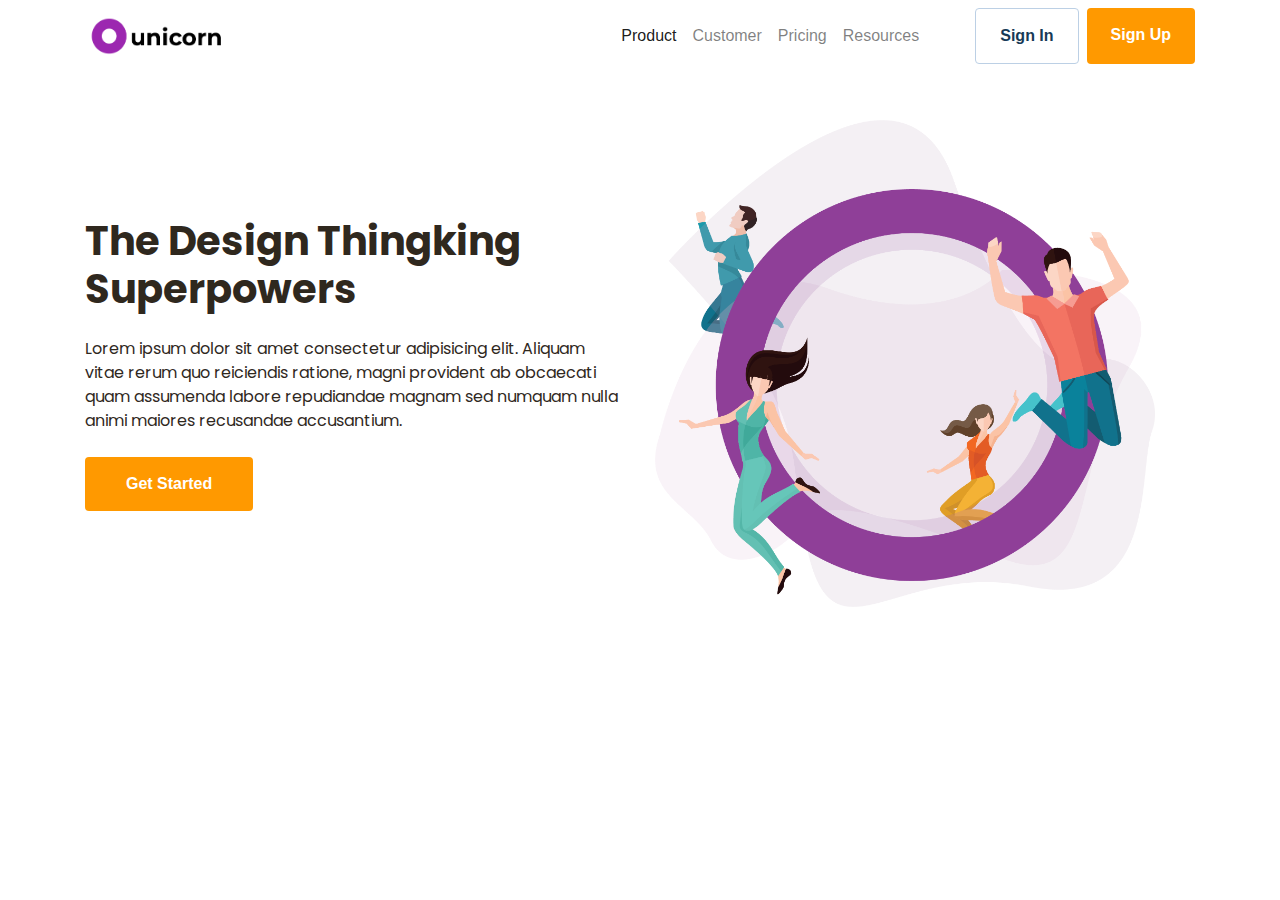
<file: BWA/index.html>
<!DOCTYPE html>
<html lang="en">
  <head>
    <meta charset="UTF-8" />
    <meta name="viewport" content="width=device-width, initial-scale=1.0" />
    <link
      rel="stylesheet"
      href="https://stackpath.bootstrapcdn.com/bootstrap/4.4.1/css/bootstrap.min.css"
      integrity="sha384-Vkoo8x4CGsO3+Hhxv8T/Q5PaXtkKtu6ug5TOeNV6gBiFeWPGFN9MuhOf23Q9Ifjh"
      crossorigin="anonymous"
    />
    <link
      href="https://fonts.googleapis.com/css?family=Poppins:300,400,700&display=swap"
      rel="stylesheet"
    />
    <link rel="stylesheet" href="custom.css" />
    <title>BWA Strap</title>
  </head>
  <body>
    <nav class="navbar py-2 navbar-expand-lg navbar-light">
      <div class="container">
        <a class="navbar-brand" href="#"
          ><img src="gambar/logo.png" width="147" alt="logo"
        /></a>
        <button
          class="navbar-toggler"
          type="button"
          data-toggle="collapse"
          data-target="#navbarSupportedContent"
          aria-controls="navbarSupportedContent"
          aria-expanded="false"
          aria-label="Toggle navigation"
        >
          <span class="navbar-toggler-icon"></span>
        </button>

        <div class="collapse navbar-collapse" id="navbarSupportedContent">
          <ul class="navbar-nav ml-auto">
            <li class="nav-item align-self-center active">
              <a class="nav-link" href="#"
                >Product <span class="sr-only">(current)</span></a
              >
            </li>
            <li class="nav-item align-self-center">
              <a class="nav-link" href="#">Customer</a>
            </li>
            <li class="nav-item align-self-center">
              <a class="nav-link" href="#">Pricing</a>
            </li>
            <li class="nav-item align-self-center">
              <a class="nav-link" href="#">Resources</a>
            </li>
            <a class="btn px-4 btn-secondary ml-5 " href="#" role="button"
              >Sign In</a
            >
            <a class="btn px-4 btn-primary ml-2" href="#" role="button"
              >Sign Up</a
            >
          </ul>
        </div>
      </div>
    </nav>

    <section class="heroBWA mt-5">
      <div class="container">
        <div class="row">
          <div class="col align-self-center">
            <h1 class="mb-4">The Design Thingking Superpowers</h1>
            <p class="mb-4">
              Lorem ipsum dolor sit amet consectetur adipisicing elit. Aliquam
              vitae rerum quo reiciendis ratione, magni provident ab obcaecati
              quam assumenda labore repudiandae magnam sed numquam nulla animi
              maiores recusandae accusantium.
            </p>
            <a class="btn btn-primary" href="#" role="button">Get Started</a>
          </div>
          <div class="col d-none d-sm-block">
            <img width="500" src="gambar/hero.png" alt="hero" />
          </div>
        </div>
      </div>
    </section>
  </body>
  <script
    src="https://code.jquery.com/jquery-3.4.1.js"
    integrity="sha256-WpOohJOqMqqyKL9FccASB9O0KwACQJpFTUBLTYOVvVU="
    crossorigin="anonymous"
  ></script>
  <script
    src="https://code.jquery.com/jquery-3.4.1.slim.min.js"
    integrity="sha384-J6qa4849blE2+poT4WnyKhv5vZF5SrPo0iEjwBvKU7imGFAV0wwj1yYfoRSJoZ+n"
    crossorigin="anonymous"
  ></script>
  <script
    src="https://cdn.jsdelivr.net/npm/popper.js@1.16.0/dist/umd/popper.min.js"
    integrity="sha384-Q6E9RHvbIyZFJoft+2mJbHaEWldlvI9IOYy5n3zV9zzTtmI3UksdQRVvoxMfooAo"
    crossorigin="anonymous"
  ></script>
  <script
    src="https://stackpath.bootstrapcdn.com/bootstrap/4.4.1/js/bootstrap.min.js"
    integrity="sha384-wfSDF2E50Y2D1uUdj0O3uMBJnjuUD4Ih7YwaYd1iqfktj0Uod8GCExl3Og8ifwB6"
    crossorigin="anonymous"
  ></script>
</html>
</file>
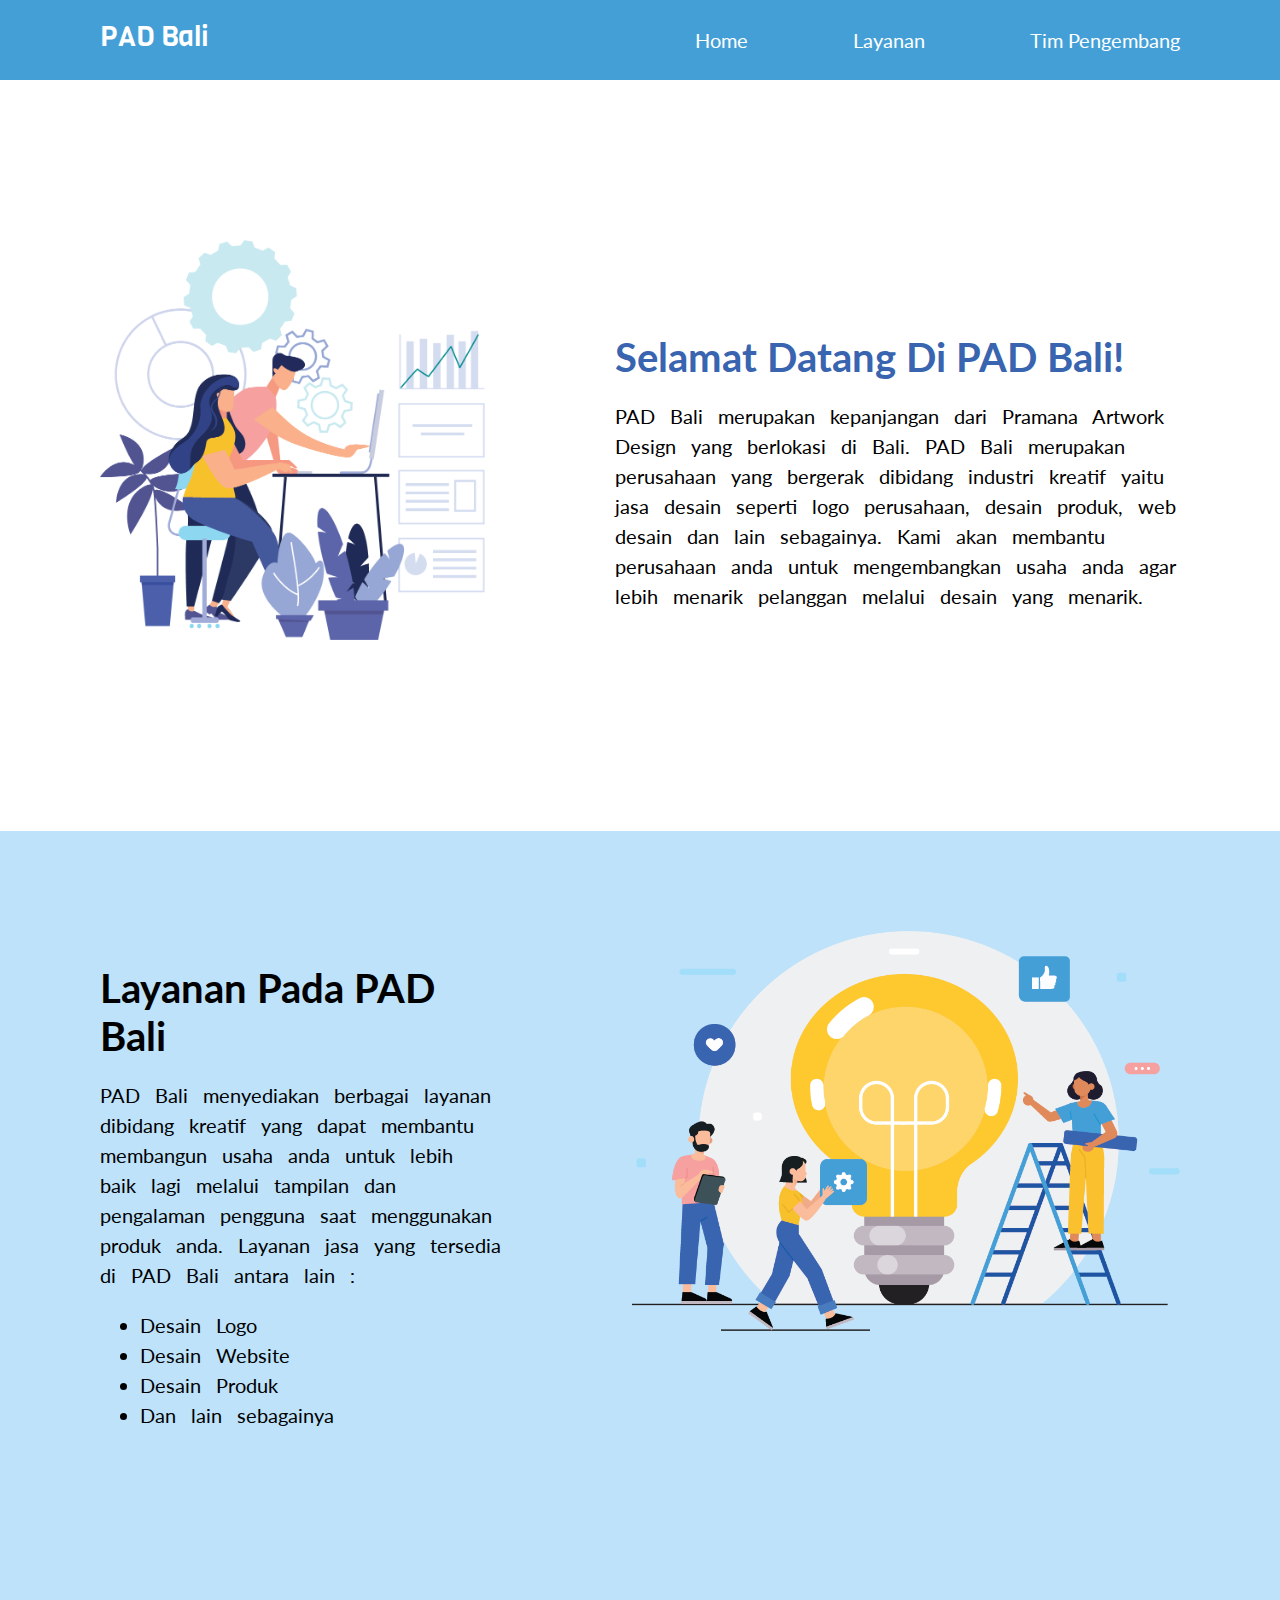
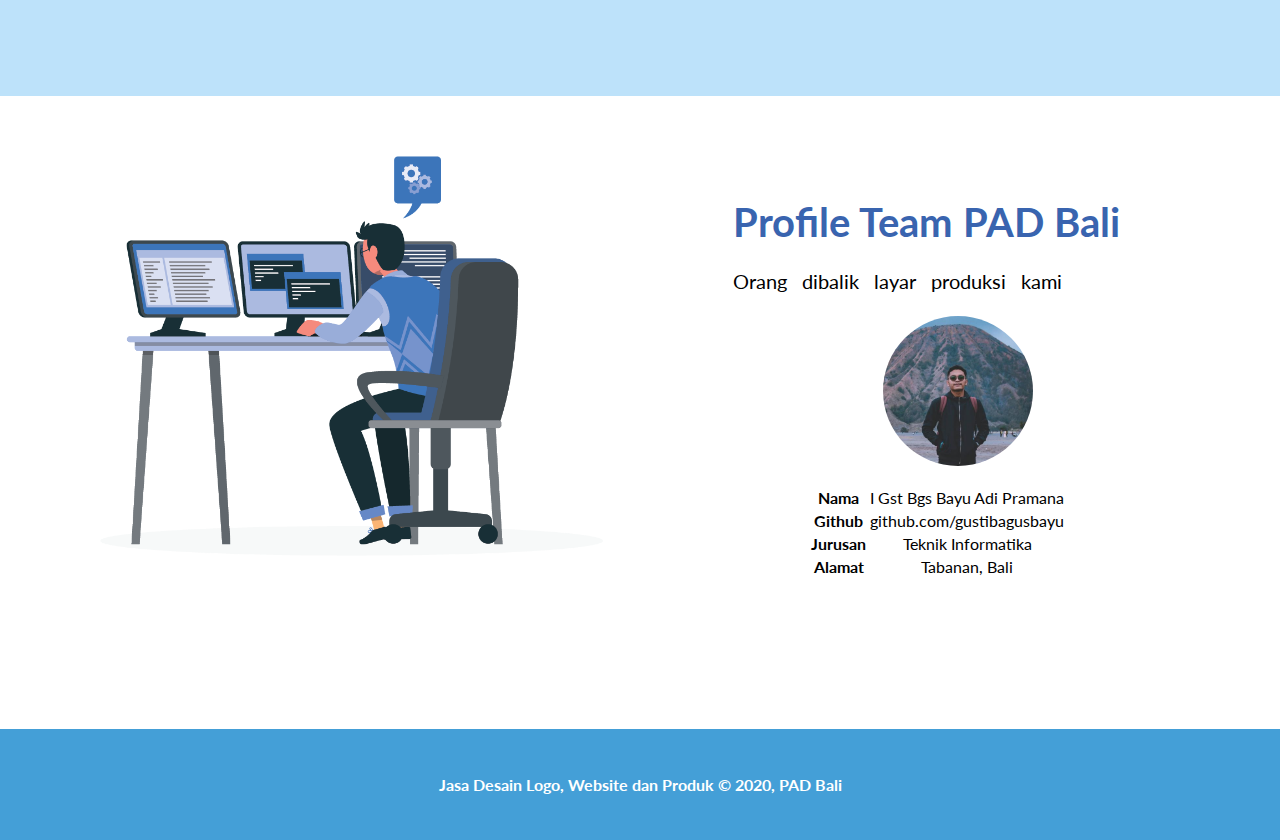
<file: submission/index.html>
<!DOCTYPE html>
<html lang="en">

<head>
    <meta charset="UTF-8">
    <meta name="viewport" content="width=device-width, initial-scale=1.0">
    <link rel="stylesheet" href="assets/styles/styles.css">
    <script src="https://ajax.googleapis.com/ajax/libs/jquery/3.3.1/jquery.min.js"></script>
    <title>PAD BALI</title>
</head>

<body>
    <header>
        <nav>
            <div class="logo">
                <a href="#home" class="scroll">PAD Bali</a>
            </div>
            <div class="menu">
                <ul>
                    <li><a href="#home" class="scroll">Home</a></li>
                    <li><a href="#feature" class="scroll">Layanan</a></li>
                    <li><a href="#team" class="scroll">Tim Pengembang</a></li>
                </ul>
            </div>
        </nav>
    </header>

    <main>
        <div id="content">
            <article id="home">
                <div class="imageHome">
                    <img src="assets/images/help.png" class="image" alt="home">
                </div>
                <div class="descHome">
                    <h2>Selamat Datang Di PAD Bali!</h2>
                    <p>PAD Bali merupakan kepanjangan dari Pramana Artwork Design yang berlokasi di Bali. PAD Bali merupakan perusahaan yang bergerak dibidang industri kreatif yaitu jasa desain seperti logo perusahaan, desain produk, web desain dan lain sebagainya. Kami akan membantu perusahaan anda untuk mengembangkan usaha anda agar lebih menarik pelanggan melalui desain yang menarik.</p>
                </div>
            </article>

            <article id="feature">
                <div class="imageFeature">
                    <img src="assets/images/idea.png" class="image" alt="feature">
                </div>
                <div class="descFeature">
                    <h2>Layanan Pada PAD Bali</h2>
                    <p>PAD Bali menyediakan berbagai layanan dibidang kreatif yang dapat membantu membangun usaha anda untuk lebih baik lagi melalui tampilan dan pengalaman pengguna saat menggunakan produk anda. Layanan jasa yang tersedia di PAD Bali antara lain : </p>
                    <ul>
                        <li>Desain Logo</li>
                        <li>Desain Website</li>
                        <li>Desain Produk</li>
                        <li>Dan lain sebagainya</li>
                    </ul>
                </div>
            </article>

        <aside>
            <article id="team">
                <div class="imageTeam">
                    <img src="assets/images/coding.png" class="image" alt="team">
                </div>
                <div class="descTeam">
                    <header>
                        <h2>Profile Team PAD Bali</h2>
                        <p>Orang dibalik layar produksi kami </p>
                        <figure>
                            <img class="profile" src="assets/images/profile.jpg" alt="profile">
                        </figure>
                    </header>
                    <section>
                        <table>
                            <tr>
                                <th>Nama</th>
                                <td>I Gst Bgs Bayu Adi Pramana</td>
                            </tr>
                            <tr>
                                <th>Github</th>
                                <td>github.com/gustibagusbayu</td>
                            </tr>
                            <tr>
                                <th>Jurusan</th>
                                <td>Teknik Informatika</td>
                            </tr>
                            <tr>
                                <th>Alamat</th>
                                <td>Tabanan, Bali</td>
                            </tr>
                        </table>
                    </section>
                </div>
            </article>
        </aside>
        </div>
    </main>

    <footer>
        <p>Jasa Desain Logo, Website dan Produk &#169; 2020, PAD Bali</p>
    </footer>

    <script src="assets/js/style.js"></script>
</body>

</html>
</file>
<file: BWA/custom.css>
.btn-primary {
  background: #ff9900;
  border: 0px;
  padding: 15px 41px 15px 41px;
  font-size: 16px;
  font-weight: bold;
}

.btn-primary:hover {
  background: #8f5a0a;
  border: 0px;
}

.btn-secondary {
  background: none;
  border: 1px solid #bcd0e5;
  padding: 15px 41px 15px 41px;
  font-size: 16px;
  font-weight: bold;
  color: #173a56;
}

.btn-secondary:hover {
  background: none;
  border: 1px solid #8a9db3;
  color: #173a56;
}

.heroBWA h1 {
  font-family: "Poppins";
  font-weight: 700;
  color: #2f281e;
}

.heroBWA p {
  font-family: "Poppins";
  font-weight: 400;
  color: #2f281e;
}

.navbar-nav,
.nav-link {
  color: #2f281e;
}

@media only screen and (max-width: 768px) {
  .btn-primary,
  .btn-secondary {
    margin-top: 10px;
    margin-left: 0 !important;
  }
}
</file>
<file: submission/assets/styles/styles.css>
@import url("https://fonts.googleapis.com/css2?family=Lemonada:wght@500;600;700&display=swap");
@import url("https://fonts.googleapis.com/css2?family=Viga&display=swap");
@import url("https://fonts.googleapis.com/css2?family=Lato:wght@400;700;900&display=swap");

html {
    scroll-behavior: smooth;
}

nav {
    background-color: #449FD7;
    padding: 8px 0px 8px 0px;
    margin: 0px;
    position: fixed;
    top: 0px;
    left: 0px;
    right: 0px;
}

nav li {
    display: inline;
    list-style-type: none;
    margin-right: 100px;
}

nav a:hover {
    border-bottom: 3px solid  white;
    margin-bottom: -3px;
}

nav a {
    color: white;
    text-decoration: none;
}

.menu {
    font-family: 'Lato';
    float: right;
    font-size: 20px;
}

.logo {
    font-family: 'Viga';
    float: left;
    margin-left: 100px;
    font-size: 28px;
    padding-top: 10px;
}

main {
    padding-top: 200px;
}

body {
    font-family: 'Lato';
    margin: 0px;
    padding: 0px;
}

h2 {
    font-family: 'Lato';
    font-size: 40px;
    margin-bottom: 1px;
    color: #3964AF;
}

.image {
    max-height: 400px;
}

.imageHome {
    float: left;
    padding-top: 40px;
    margin-left: 100px;
    margin-right: 130px;
}

.descHome {
    padding-top: 100px;
    padding-bottom: 200px;
    margin-right: 100px;
}

.descHome p {
    text-align: left;
    font-size: 20px;
    word-spacing: 10px;
    line-height: 30px;
}

#feature {
    background-color: #bde2fa;
    margin-bottom: 60px;
}

.imageFeature {
    float: right;
    padding-top: 100px;
    margin-right: 100px;
    margin-left: 130px;
}

.descFeature {
    padding-top: 100px;
    padding-bottom: 250px;
    margin-left: 100px;
}

.descFeature h2 {
    color: black;
}

.descFeature p {
    text-align: left;
    font-size: 20px;
    word-spacing: 10px;
    line-height: 30px;
}

.descFeature li {
    text-align: left;
    font-size: 20px;
    word-spacing: 10px;
    line-height: 30px;
}

.imageTeam {
    float: left;
    margin-left: 100px;
    margin-right: 130px;
}

.descTeam {
    padding-top: 8px;
    padding-bottom: 150px;
    margin-right: 100px;
}

.descTeam p {
    text-align: left;
    font-size: 20px;
    word-spacing: 10px;
    line-height: 30px;
}

.profile {
    max-height: 150px;
    margin-left: 150px;
    border-radius: 80px;
}

table {
    text-align: center;
    padding-left: 75px;
}

footer {
    padding: 30px;
    color: white;
    background-color:#449FD7;
    text-align: center;
    font-weight: bold;
}

@media screen and (max-width: 1000px) {

    nav li, .menu {
        margin-right: 25px;
        align-content: center;
        font-size: 16px;
    }

    nav {
        padding: 0px;
    }

    nav ul {
        padding: 0px;
    }

    .logo {
        display: none;
    }

    .image {
        max-width: 280px;
        padding-bottom: 25px;
    }

    .imageHome {
        margin-left: 50px !important;
    }

    .descHome {
        margin-left: 50px;
        margin-right: 50px;
        padding-top: 5px;
        padding-bottom: 50px;
    }

    .descHome p {
        font-size: 16px;
        word-spacing: 5px;
    }

    .imageFeature {
        margin-right: 50px !important;
    }

    .descFeature {
        margin-left: 50px;
        margin-right: 50px;
        padding-top: 5px;
        padding-bottom: 150px;
    }

    .descFeature p {
        font-size: 16px;
        word-spacing: 5px;
    }

    .descFeature li {
        font-size: 16px;
        word-spacing: 5px;
    }

    .descTeam {
        margin-left: 50px;
        margin-right: 50px;
        padding-top: 5px;
        padding-bottom: 100px;
    }

    .descTeam p {
        font-size: 16px;
        word-spacing: 5px;
    }

    .imageTeam {
        margin-left: 50px;
    }
    
    h2 {
        font-size: 27px;
    }
    
    main {
        padding-top: 100px;
    }

    .profile {
        max-height: 100px;
        margin-left: 40px;
    }

    header p {
        font-size: 16px;
    }
    
    table {
        text-align: center;
        padding-left: 0px !important;
        
    }

    table th td{
        font-size: 16px;
    }
    
    footer p{
        font-size: 12px !important;
        margin: 0px;
    }

}
</file>
